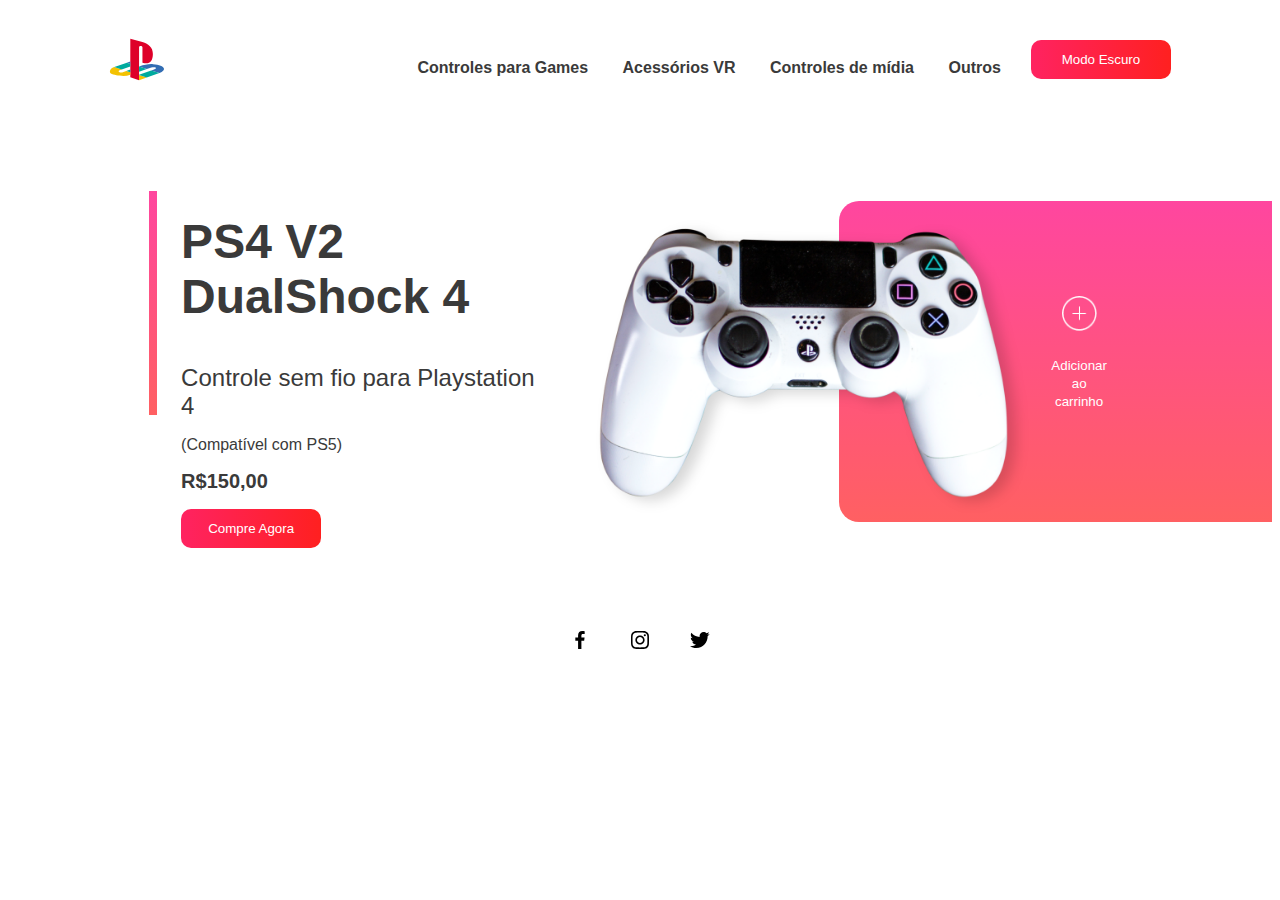
<file: home/lp/lp2/index.html>
<!DOCTYPE html>
<html lang="pt-br">
  <head>
    <meta charset="UTF-8" />
    <meta name="viewport" content="width=device-width, initial-scale=1.0" />
    <title>Playstation WebStore</title>
    <link rel="stylesheet" href="assets/style.css" />
    <link rel="icon" href="assets/images/logo.svg" />
  </head>

  <body>
    <main class="container">
      <div class="navBar">
        <img src="assets/images/logo.svg" class="logo" />

        <nav>
          <ul id="menuLinks">
            <li><a href="">Controles para Games</a></li>
            <li><a href="">Acessórios VR</a></li>
            <li><a href="">Controles de mídia</a></li>
            <li><a href="">Outros</a></li>
          </ul>
        </nav>

        <!-- Botão de alternância de modo escuro -->
        <button id="toggleDarkMode">Modo Escuro</button>

        <!-- Quando clicarmos no menu, abre o dropdown com links: -->
        <div
          class="menu"
          aria-label="Abrir Menu"
          onclick="toggleMenu(), this.classList.toggle('opened');this.setAttribute('aria-expanded', this.classList.contains('opened'))"
        >
          <svg width="45" height="50" viewBox="0 0 100 100">
            <path
              class="line line1"
              d="M 20,29.000046 H 80.000231 C 80.000231,29.000046 94.498839,28.817352 94.532987,66.711331 94.543142,77.980673 90.966081,81.670246 85.259173,81.668997 79.552261,81.667751 75.000211,74.999942 75.000211,74.999942 L 25.000021,25.000058"
            />
            <path class="line line2" d="M 20,50 H 80" />
            <path
              class="line line3"
              d="M 20,70.999954 H 80.000231 C 80.000231,70.999954 94.498839,71.182648 94.532987,33.288669 94.543142,22.019327 90.966081,18.329754 85.259173,18.331003 79.552261,18.332249 75.000211,25.000058 75.000211,25.000058 L 25.000021,74.999942"
            />
          </svg>
        </div>
      </div>

      <div class="row">
        <div class="col1">
          <h2>
            PS4 V2 <br />
            DualShock 4
          </h2>
          <h3>Controle sem fio para Playstation 4</h3>
          <p>(Compatível com PS5)</p>
          <h4>R$150,00</h4>
          <button type="button" class="buy-now-button">
            Compre Agora <img src="assets/images/arrow.png" />
          </button>
        </div>

        <div class="col2">
          <img src="assets/images/controller.png" class="controller" />
          <div class="controllerBackground"></div>

          <div class="addCartBtn">
            <img src="assets/images/add.png" alt="" />
            <p><small>Adicionar ao carrinho</small></p>
          </div>
        </div>
      </div>

      <div class="socialLinks">
        <img src="assets/images/fb.svg" alt="FacebookIconLink" />
        <img src="assets/images/ig.svg" alt="InstagramIconLink" />
        <img src="assets/images/tw.svg" alt="TwitterIconLink" />
      </div>
    </main>

    <script>
      let menuLinks = document.getElementById("menuLinks");
      menuLinks.style.maxHeight = "0px";

      function toggleMenu() {
        if (menuLinks.style.maxHeight === "0px") {
          menuLinks.style.maxHeight = "130px";
        } else {
          menuLinks.style.maxHeight = "0px";
        }
      }

      // Função para alternar entre modo claro e modo escuro
      document.getElementById('toggleDarkMode').addEventListener('click', () => {
        document.body.classList.toggle('dark-mode');
        document.querySelector('.navBar').classList.toggle('dark-mode');
        document.querySelectorAll('button').forEach(btn => btn.classList.toggle('dark-mode'));
      });
    </script>
  </body>
</html>
</file>
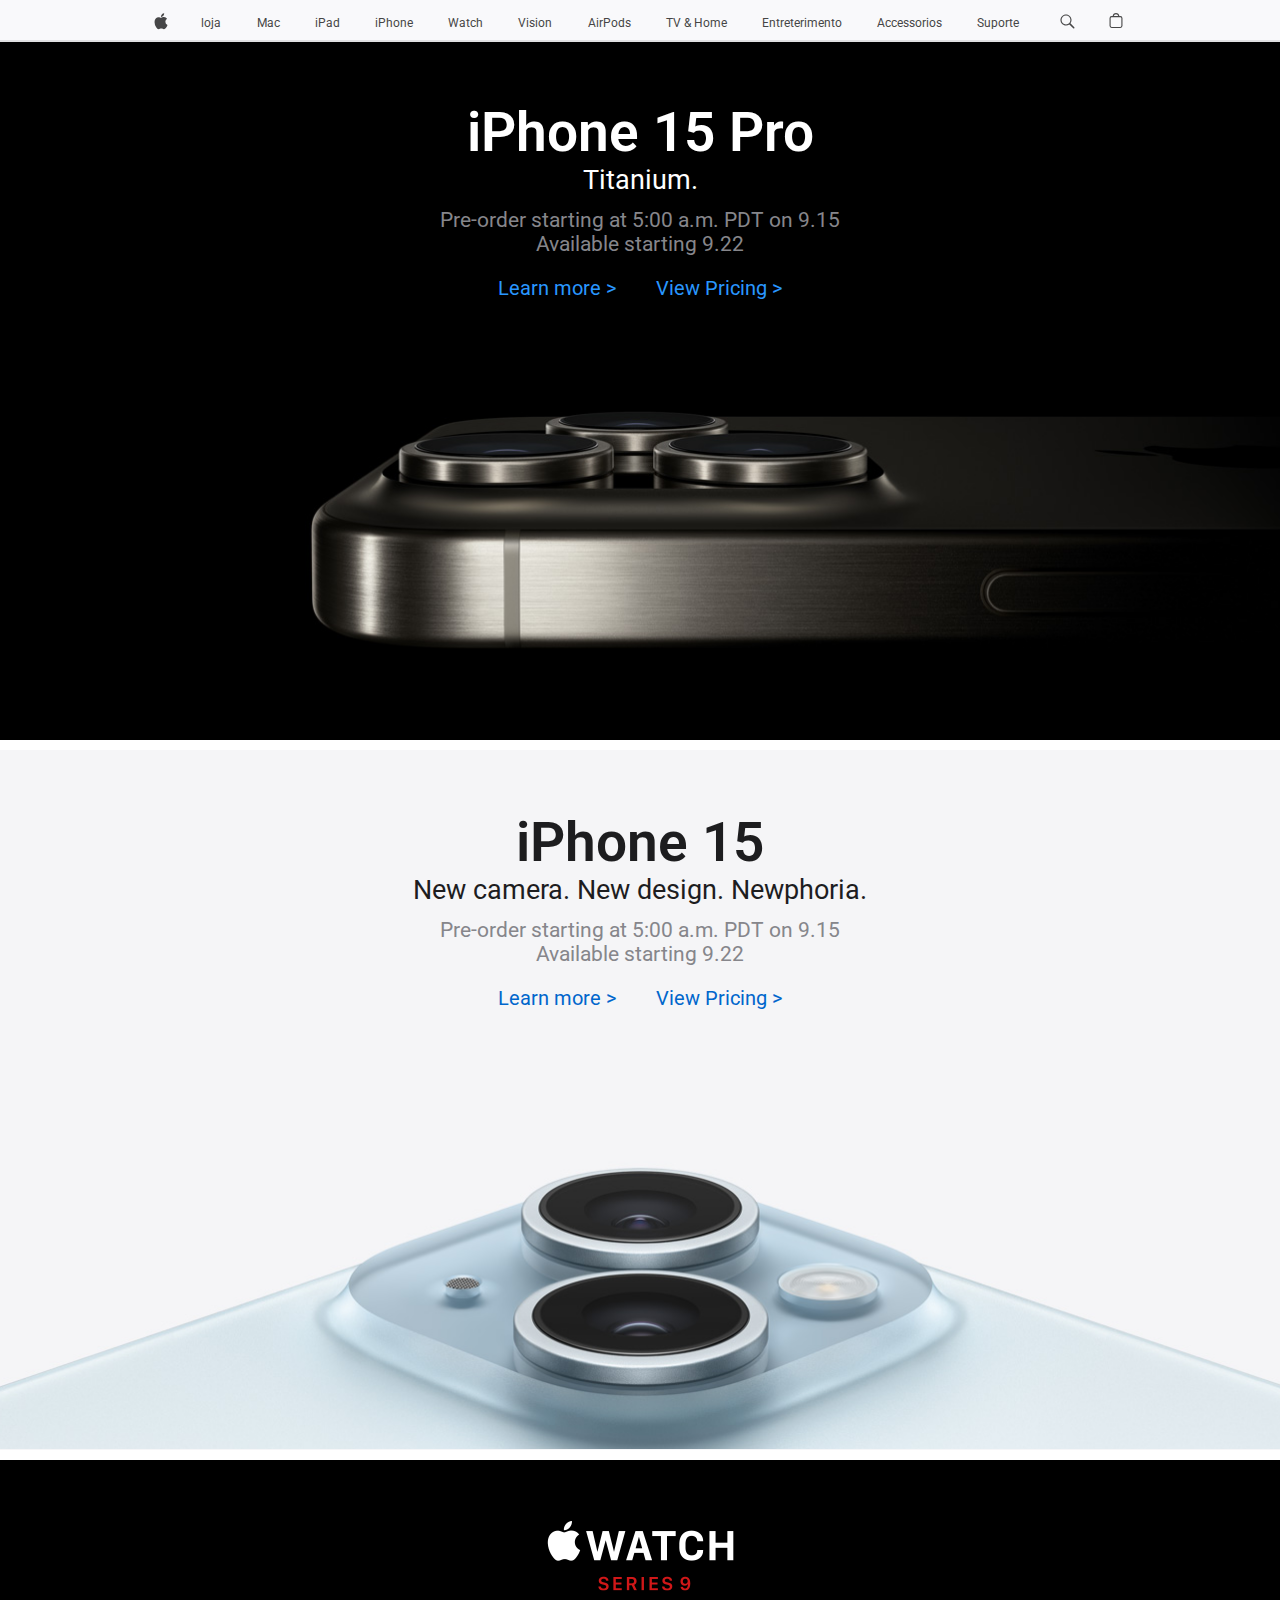
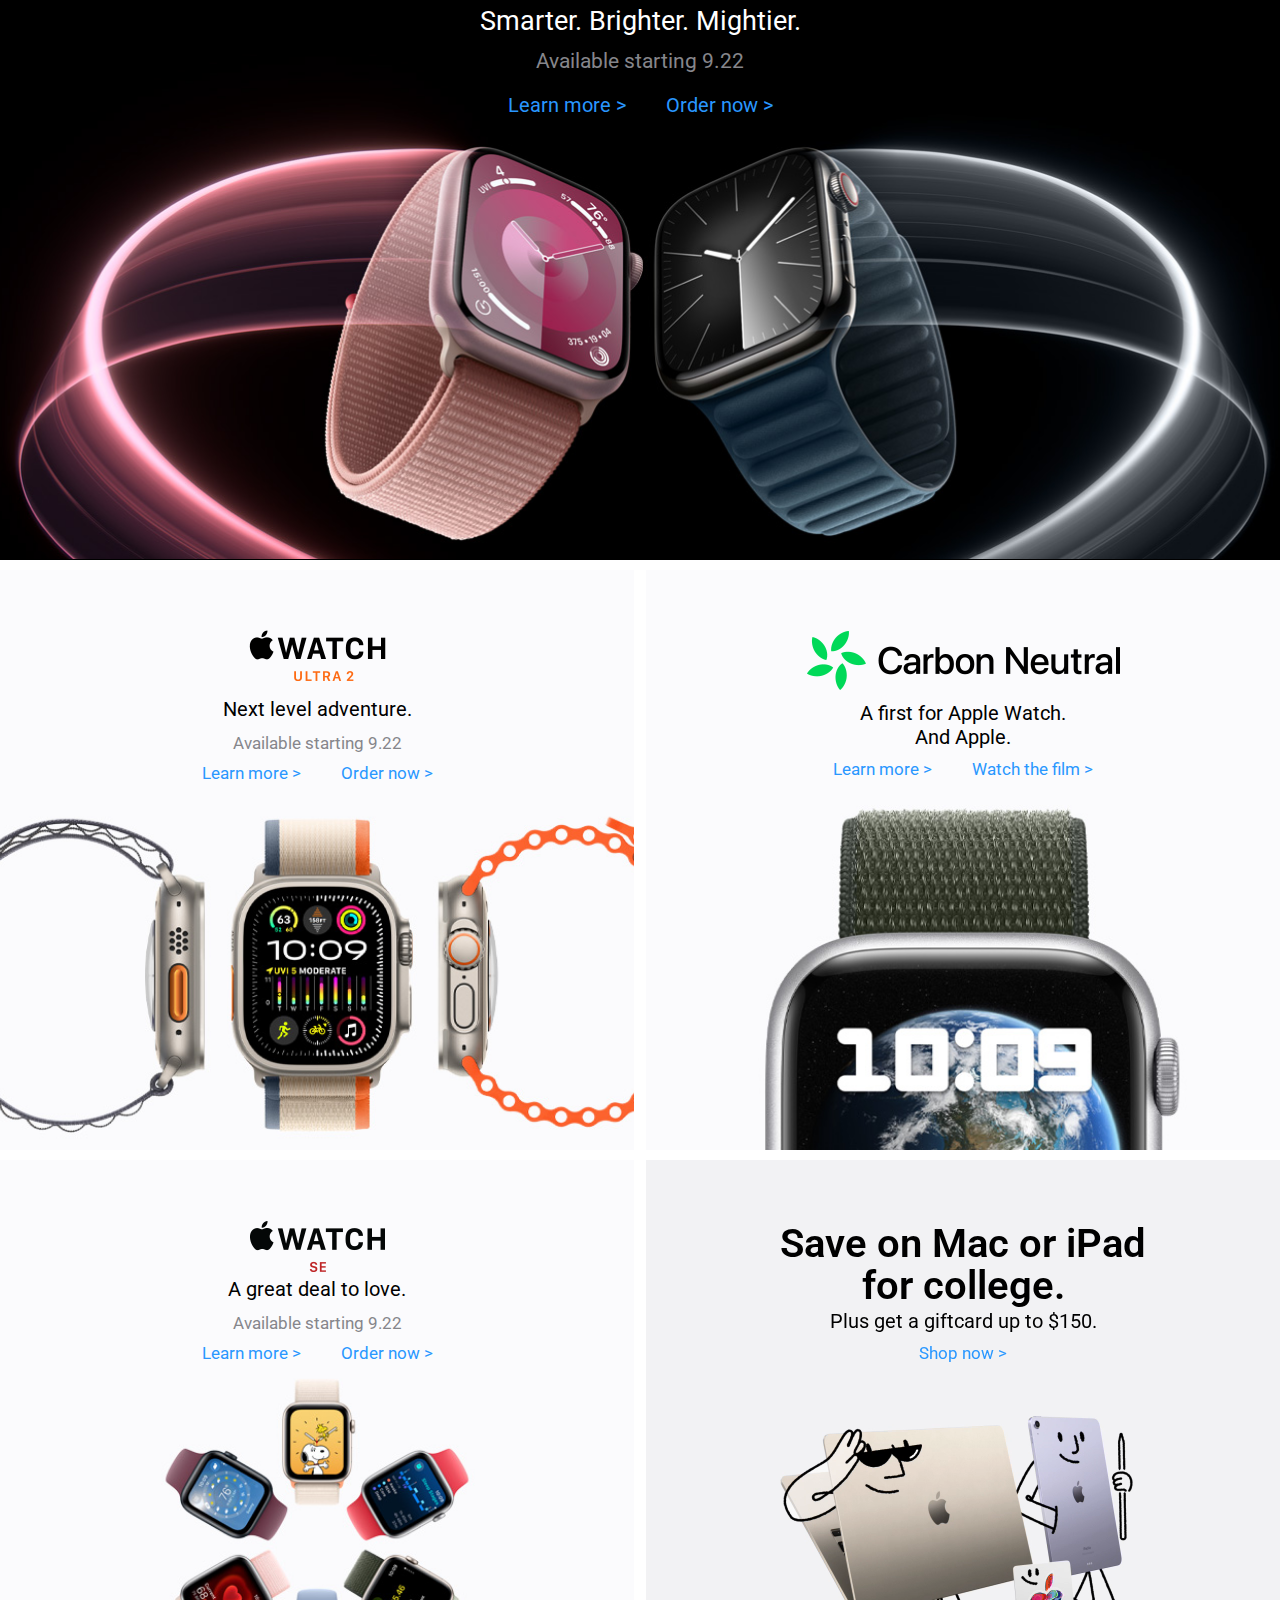
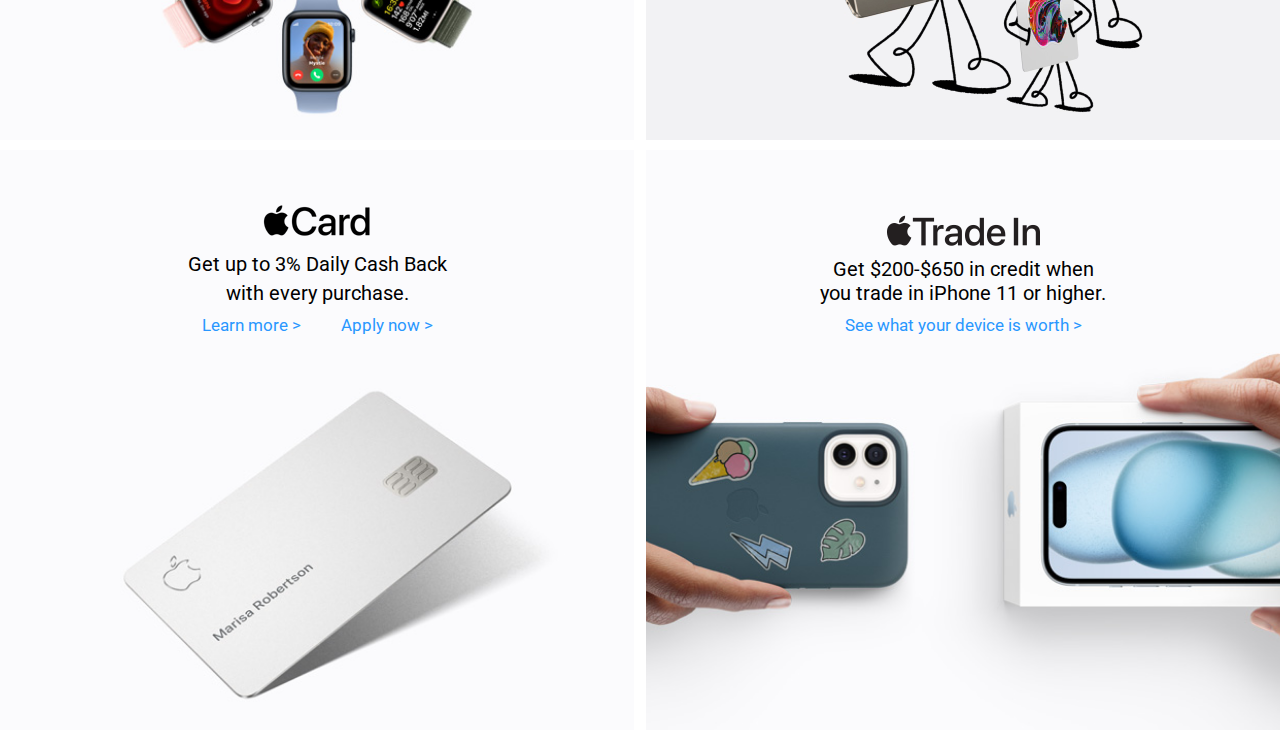
<file: home/lp/lp3/index.html>
<!DOCTYPE html>
<html lang="en">
<head>

    <!-- Meta Tags -->
    <meta charset="UTF-8">
    <meta name="viewport" content="width=device-width, initial-scale=1.0">
    <meta name="keywords" content="Apple Landing Page Clone">
    <meta name="description" content="Apple Landing Page Clone">

    <!-- Link To CSS Files -->
    <link rel="stylesheet" href="style.css">
    <link rel="stylesheet" media="(max-width:500px)" href="mobile.css">

    <!-- Font Google (Apple Font) -->
    <link rel="preconnect" href="https://fonts.googleapis.com">
    <link rel="preconnect" href="https://fonts.gstatic.com" crossorigin>
    <link href="https://fonts.googleapis.com/css2?family=Roboto&display=swap" rel="stylesheet">

    <!-- Website Title -->
    <title>Apple</title>
    <link rel="icon" href="icons/apple-logo-transparent.png">

</head>
<body>
    <header>
        <div class="container">
            <nav id="navbar">
                <ul>
                    <li class="apple-logo-icon"><a href="#"><img src="icons/apple-logo.png" alt="Apple Logo" class="apple"></a></li>
                    <li><a href="#">loja</a></li>
                    <li><a href="#">Mac</a></li>
                    <li><a href="#">iPad</a></li>
                    <li><a href="#">iPhone</a></li>
                    <li><a href="#">Watch</a></li>
                    <li><a href="#">Vision</a></li>
                    <li><a href="#">AirPods</a></li>
                    <li><a href="#">TV & Home</a></li>
                    <li><a href="#">Entreterimento</a></li>
                    <li><a href="#">Accessorios</a></li>
                    <li><a href="#">Suporte</a></li>
                    <li class="nav-icon"><a href="#"><img src="icons/search-icon.png" alt="Search Icon" class="search"></a></li>
                    <li class="nav-icon"><a href="#"><img src="icons/bag-icon.png" alt="Bag Icon" class="bag"></a></li>
                </ul>
            </nav>
        </div>
    </header>
    <div id="navbar-space"></div>
    
    <section id="iphone-15-pro" class="bg-image-iphone-15-pro">
        <div class="main-title">iPhone 15 Pro</div>
        <div class="sub-title">Titanium.</div>
        <div class="pre-order-big">Pre-order starting at 5:00 a.m. PDT on 9.15</div>
        <div class="pre-order-big-line-2">Available starting 9.22</div>
        <div class="link-group">
            <div class="link"><a href="#">Learn more</a> ></div>
            <div class="link"><a href="#">View Pricing</a> ></div>
        </div>
    </section>

    <div class="space"></div>

    <section id="iphone-15" class="bg-image-iphone-15">
        <div class="main-title">iPhone 15</div>
        <div class="sub-title">New camera. New design. Newphoria.</div>
        <div class="pre-order-big">Pre-order starting at 5:00 a.m. PDT on 9.15</div>
        <div class="pre-order-big-line-2">Available starting 9.22</div>
        <div class="link-group">
            <div class="link"><a href="#">Learn more</a> ></div>
            <div class="link"><a href="#">View Pricing</a> ></div>
        </div>
    </section>

    <div class="space"></div>

    <section id="apple-watch-s9" class="bg-image-apple-watch-s9">
        <div class="main-title"><img src="icons/apple-watch-s9-logo.png" alt=""></div>
        <div class="sub-title">Smarter. Brighter. Mightier.</div>
        <div class="pre-order-big">Available starting 9.22</div>
        <div class="link-group">
            <div class="link"><a href="#">Learn more</a> ></div>
            <div class="link"><a href="#">Order now</a> ></div>
        </div>
    </section>

    <div class="space"></div>

    <div class="container-for-2-section">
        <section id="apple-watch-ultra-2">
            <div class="small-main-title"><img src="icons/apple-watch-ultra-2-logo.png" alt=""></div>
            <div class="small-sub-title">Next level adventure.</div>
            <div class="pre-order-small">Available starting 9.22</div>
            <div class="link-group">
                <div class="link"><a href="#">Learn more</a> ></div>
                <div class="link"><a href="#">Order now</a> ></div>
            </div>
        </section>
        <section id="carbon-neutral">
            <div class="small-main-title"><img src="icons/carbon-neutral-logo.png" alt=""></div>
            <div class="small-sub-title">A first for Apple Watch.</div>
            <div class="small-sub-title">And Apple.</div>
            <div class="link-group">
                <div class="link"><a href="#">Learn more</a> ></div>
                <div class="link"><a href="#">Watch the film</a> ></div>
            </div>
        </section>
    </div>

    <div class="space"></div>

    <div class="container-for-2-section">
        <section id="apple-watch-se">
            <div class="small-main-title"><img src="icons/apple-watch-se-logo.png" alt=""></div>
            <div class="small-sub-title">A great deal to love.</div>
            <div class="pre-order-small">Available starting 9.22</div>
            <div class="link-group">
                <div class="link"><a href="#">Learn more</a> ></div>
                <div class="link"><a href="#">Order now</a> ></div>
            </div>
        </section>
        <section id="save-for-college">
            <div class="small-main-title">Save on Mac or iPad</div>
            <div class="small-main-title second-line">for college.</div>
            <div class="small-sub-title">Plus get a giftcard up to $150.</div>
            <div class="link-group">
                <div class="link"><a href="#">Shop now</a> ></div>
            </div>
            
            <video src="icons/Save-For-College-video.mp4" autoplay loop></video>
        </section>
    </div>

    <div class="space"></div>

    <div class="container-for-2-section">
        <section id="apple-card">
            <div class="small-main-title"><img src="icons/apple-card-logo.png" alt=""></div>
            <div class="small-sub-title">Get up to 3% Daily Cash Back</div>
            <div class="small-sub-title">with every purchase.</div>
            <div class="link-group">
                <div class="link"><a href="#">Learn more</a> ></div>
                <div class="link"><a href="#">Apply now</a> ></div>
            </div>
        </section>
        <section id="trade-in">
            <div class="small-main-title"><img src="icons/iphone-tradein-logo.png" alt=""></div>
            <div class="small-sub-title">Get $200-$650 in credit when</div>
            <div class="small-sub-title">you trade in iPhone 11 or higher.</div>
            <div class="link-group">
                <div class="link"><a href="#">See what your device is worth</a> ></div>
            </div>
            
        </section>
    </div>

    <div class="space"></div>
</file>
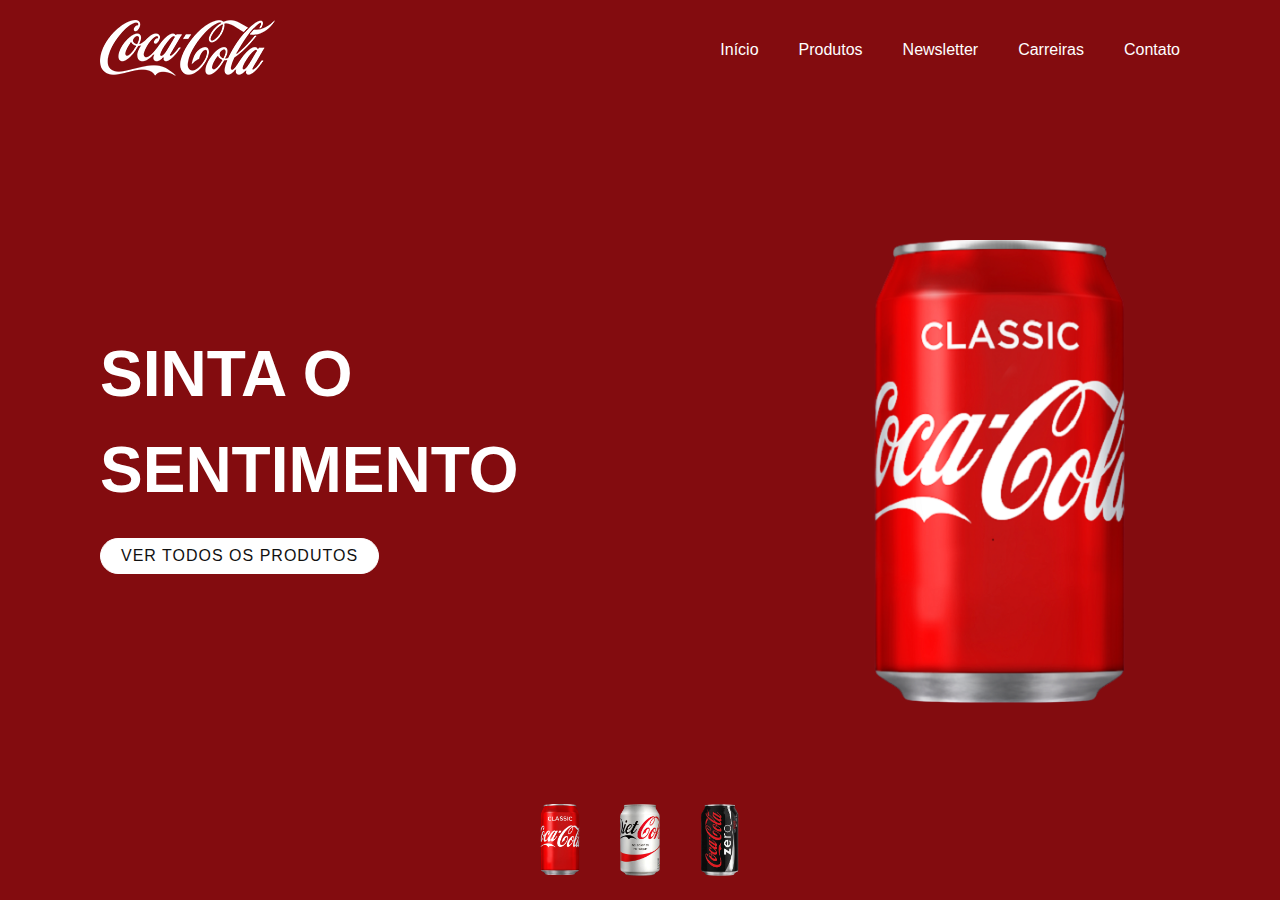
<file: home/lp/lp4/index.html>
<!DOCTYPE html>
<html lang="pt-BR">
<head>
  <meta charset="UTF-8">
  <meta name="Description" content="Página de apresentação fictícia da Coca-Cola criada para o meu portfólio. Confira meus outros repositórios em https://github.com/stevescruz"/>
  <meta name="viewport" content="width=device-width, initial-scale=1.0">

  <script src="src/App.js" defer></script>

  <link href="css/wrapper.css" rel="stylesheet"/>
  <link href="css/header.css" rel="stylesheet"/>
  <link href="css/content.css" rel="stylesheet"/>
  <link href="css/thumbnails.css" rel="stylesheet"/>
  <link href="css/sidebar.css" rel="stylesheet"/>
  <link href="css/reset.css" rel="stylesheet"/>
  <link href="css/colors.css" rel="stylesheet"/>

  <link href="https://fonts.googleapis.com/css?family=Poppins:200,300,400,500,600,700,800,900&display=swap" rel="text/css">

  <title>Página de Apresentação - Coca-Cola</title>
</head>
<body>
  <div class="wrapper">
    <header class="header">
      <a href='#'>
        <img src="assets/logo.png" alt="logo Coca-Cola" class="logo"/>
      </a>
      <div class="toggleMenu" tabindex="0" role="button" aria-label="Alternar menu"></div>
      <nav class="navbar">
        <ul>
          <div id="marker" aria-hidden="true"></div>
          <li>
            <a href='#'>Início</a>
          </li>
          <li>
            <a href='#'>Produtos</a>
          </li>
          <li>
            <a href='#'>Newsletter</a>
          </li>
          <li>
            <a href='#'>Carreiras</a>
          </li>
          <li>
            <a href='#'>Contato</a>
          </li>
        </ul>
      </nav>
    </header>
    <section class="content">
      <div class="textBox">
        <h2>Sinta o<br/><strong>Sentimento</strong></h2>
         <a href="javascript:void(0)">Ver todos os produtos</a>
      </div>
      <div class="imageBox">
        <img src="assets/coke001.png" alt="Lata clássica de Coca-Cola" class="coke"/>
      </div>
    </section>
    <ul class="thumbnails">
      <li>
        <img tabindex="0" src="assets/coke001.png" alt="Thumbnail da lata clássica de Coca-Cola"/>
      </li>
      <li>
        <img tabindex="0" src="assets/coke002.png" alt="Thumbnail da lata de Diet Coca-Cola"/>
      </li>
      <li>
        <img tabindex="0" src="assets/coke003.png" alt="Thumbnail da lata de Coca-Cola Zero"/>
      </li>
    </ul>
  </div>
</body>
</html>
</file>
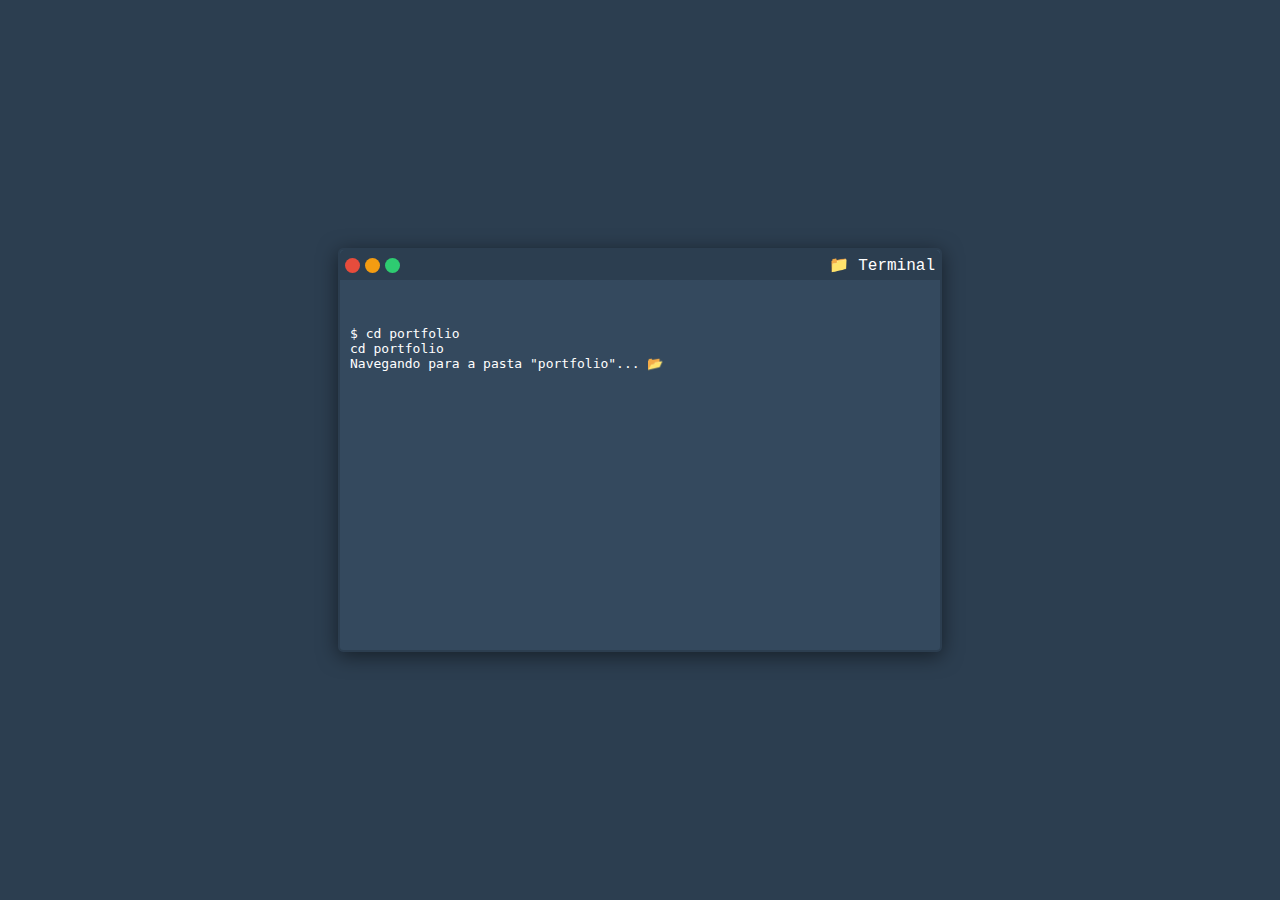
<file: terminal.html>
<!DOCTYPE html>
<html lang="pt-BR">
<head>
    <meta charset="UTF-8">
    <meta name="viewport" content="width=device-width, initial-scale=1.0">
    <title>Terminal de Navegação de Diretórios</title>
    <style>
        body {
            background-color: #2c3e50;
            display: flex;
            justify-content: center;
            align-items: center;
            height: 100vh;
            margin: 0;
            font-family: 'Courier New', Courier, monospace;
        }

        .window {
            background: #34495e;
            border: 2px solid #2c3e50;
            border-radius: 5px;
            box-shadow: 0 4px 20px rgba(0, 0, 0, 0.5);
            width: 600px;
            height: 400px;
            position: relative;
            overflow: hidden;
        }

        .title-bar {
            background: #2c3e50;
            color: #ffffff;
            display: flex;
            justify-content: space-between;
            align-items: center;
            padding: 5px;
            border-top-left-radius: 5px;
            border-top-right-radius: 5px;
        }

        .buttons {
            display: flex;
        }

        .buttons div {
            width: 15px;
            height: 15px;
            margin-right: 5px;
            border-radius: 50%;
            cursor: pointer;
        }

        .close { background: #e74c3c; }
        .minimize { background: #f39c12; }
        .maximize { background: #2ecc71; }

        .content {
            padding: 10px;
            height: calc(100% - 30px);
            overflow-y: auto;
            color: #ffffff;
            white-space: pre-wrap;
        }

        pre {
            margin: 0;
        }

        .loading {
            display: inline-block;
            animation: blink 1s infinite;
        }

        @keyframes blink {
            0%, 100% { opacity: 1; }
            50% { opacity: 0; }
        }

        .directory {
            color: #3498db;
        }

        .file {
            color: #2ecc71;
        }

        .access-message {
            color: #eeeeee;
            margin-top: 10px;
        }
    </style>
</head>
<body>
    <div class="window">
        <div class="title-bar">
            <div class="buttons">
                <div class="close"></div>
                <div class="minimize"></div>
                <div class="maximize"></div>
            </div>
            <div class="title">📁 Terminal</div>
        </div>
        <div class="content" id="terminal-content">
            <pre id="terminal-output"></pre>
        </div>
    </div>

    <script>
        const terminalOutput = document.getElementById('terminal-output');
        const terminalContent = document.getElementById('terminal-content');

        const commands = [
            'cd portfolio',
            'ls -la',
            'cat curriculo.txt',
            'cat projetos.txt',
            'cd ..',
            'ls',
            'cd documentos',
            'ls'
        ];

        const commandResponses = {
            'cd portfolio': 'Navegando para a pasta "portfolio"... 📂\n',
            'ls -la': '📁 portfolio\n-rw-r--r-- 1 user user 1256 curriculo.txt\n-rw-r--r-- 1 user user 2000 projetos.txt\n',
            'cat curriculo.txt': 'Conteúdo do curriculo.txt: [Conteúdo do currículo]\n',
            'cat projetos.txt': 'Conteúdo do projetos.txt: [Conteúdo dos projetos]\n',
            'cd ..': 'Navegando de volta ao diretório anterior... 🔙\n',
            'ls': '📁 documentos\n📁 imagens\n📁 portfolio\n',
            'cd documentos': 'Navegando para a pasta "documentos"... 📂\n',
            'ls': '📄 documento1.txt\n📄 documento2.pdf\n'
        };

        let currentCommand = 0;
        const totalDuration = 6000; // Total em milissegundos
        const commandDuration = totalDuration / commands.length; // Duração de cada comando

        function typeCommand(command, callback) {
            terminalOutput.innerHTML += `$ ${command} <span class="loading">|</span>\n`;
            let index = 0;
            const typingSpeed = command.length / (commandDuration / 100);

            const interval = setInterval(() => {
                if (index < command.length) {
                    terminalOutput.innerHTML += command[index++];
                } else {
                    clearInterval(interval);
                    terminalOutput.innerHTML += '\n';
                    terminalOutput.innerHTML = terminalOutput.innerHTML.replace(/<span class="loading">.*<\/span>/, '');
                    callback();
                }
                terminalContent.scrollTop = terminalContent.scrollHeight;
            }, typingSpeed);
        }

        function showAccessMessage() {
            terminalOutput.innerHTML += 'Acesso ao diretório "portfolio" obtido! 🎉\n';
            terminalOutput.innerHTML += 'Pressione Enter para acessar o conteúdo.\n';
            terminalContent.scrollTop = terminalContent.scrollHeight;

            window.addEventListener('keydown', function(event) {
                if (event.key === 'Enter') {
                    window.location.href = '/home/index.html'; // Substitua 'sua_pagina.html' pela URL da página que deseja acessar
                }
            });
        }

        function simulateTerminal() {
            if (currentCommand < commands.length) {
                const command = commands[currentCommand];
                typeCommand(command, () => {
                    terminalOutput.innerHTML += commandResponses[command] || 'Comando não encontrado.\n';
                    currentCommand++;
                    setTimeout(simulateTerminal, commandDuration);
                });
            } else {
                showAccessMessage();
            }
        }

        simulateTerminal();
    </script>
</body>
</html>
</file>
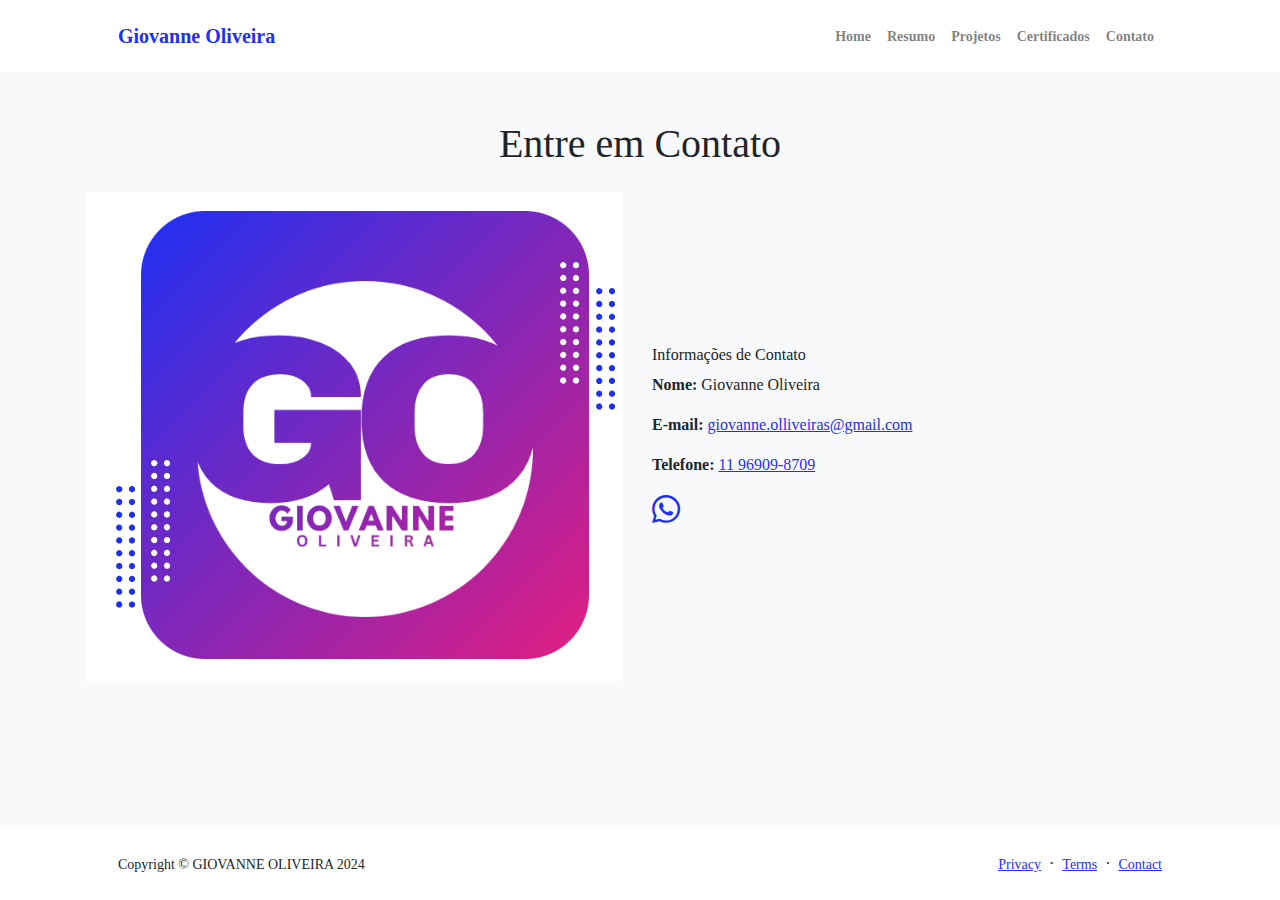
<file: home/contact.html>
<!DOCTYPE html>
<html lang="pt-BR">
<head>
    <meta charset="UTF-8">
    <meta name="viewport" content="width=device-width, initial-scale=1.0">
    <title>Contato</title>
    <link rel="stylesheet" href="https://stackpath.bootstrapcdn.com/bootstrap/4.5.2/css/bootstrap.min.css">
    <link rel="stylesheet" href="https://cdnjs.cloudflare.com/ajax/libs/font-awesome/5.15.3/css/all.min.css">
    <link rel="stylesheet" href="../css/style.css">
</head>
<body class="d-flex flex-column h-100 bg-light">
    
    <main class="flex-shrink-0">
        <!-- Navigation-->
        <nav class="navbar navbar-expand-lg navbar-light bg-white py-3">
            <div class="container px-5">
                <a class="navbar-brand" href="index.html">
                    <span class="fw-bolder text-primary">Giovanne Oliveira</span>
                </a>
                <button class="navbar-toggler" type="button" data-bs-toggle="collapse" data-bs-target="#navbarSupportedContent" aria-controls="navbarSupportedContent" aria-expanded="false" aria-label="Toggle navigation">
                    <span class="navbar-toggler-icon"></span>
                </button>
                <div class="collapse navbar-collapse" id="navbarSupportedContent">
                    <ul class="navbar-nav ms-auto mb-2 mb-lg-0 small fw-bolder">
                        <li class="nav-item"><a class="nav-link" href="index.html">Home</a></li>
                        <li class="nav-item"><a class="nav-link" href="resume.html">Resumo</a></li>
                        <li class="nav-item"><a class="nav-link" href="projects.html">Projetos</a></li>
                        <li class="nav-item"><a class="nav-link" href="cert.html">Certificados</a></li>
                        <li class="nav-item"><a class="nav-link" href="contact.html">Contato</a></li>
                    </ul>
                </div>
            </div>
        </nav>

        <div class="container py-5">
            <h1 class="text-center mb-4">Entre em Contato</h1>
            <div class="row align-items-center">
                <div class="col-md-6 text-center">
                    <img class="profile-img" src="../Captura de tela de 2024-10-21 20-14-20.png" alt="..." />
                    
                </div>
                <div class="col-md-6">
                    <div class="contact-info">
                        <h6>Informações de Contato</h6>
                        <p><strong>Nome:</strong> Giovanne Oliveira</p>
                        <p><strong>E-mail:</strong> <a href="mailto:giovanne.olliveiras@gmail.com">giovanne.olliveiras@gmail.com</a></p>
                        <p><strong>Telefone:</strong> <a href="tel:11969098709">11 96909-8709</a></p>
                        <a class="whatsapp-link" href="https://wa.me/5511969098709" target="_blank">
                            <i class="fab fa-whatsapp fa-2x"></i>
                        </a>
                    </div>
                </div>
            </div>
        </div>
    </main>

    <!-- Footer-->
    <footer class="bg-white py-4 mt-auto">
        <div class="container px-5">
            <div class="row align-items-center justify-content-between flex-column flex-sm-row">
                <div class="col-auto"><div class="small m-0">Copyright &copy; GIOVANNE OLIVEIRA 2024</div></div>
                <div class="col-auto">
                    <a class="small" href="#!">Privacy</a>
                    <span class="mx-1">&middot;</span>
                    <a class="small" href="#!">Terms</a>
                    <span class="mx-1">&middot;</span>
                    <a class="small" href="#!">Contact</a>
                </div>
            </div>
        </div>
    </footer>

    <script>
        // Animação de opacidade ao carregar a página
        window.onload = function() {
            document.body.style.opacity = 1;
        };
    </script>
</body>
</html>
</file>
<file: home/lp/lp2/assets/style.css>
/* Define a base de cores do modo claro */
:root {
    --bg: white;
    --txtColor: rgb(58, 58, 58);
    --subtitle: grey;
    --title: black;
    --main: red;
    --second: white;
    --third: black;
    --gradient1: #ff2361;
    --gradient2: #ff2020;
    --gradient3: #ff469f;
    --gradient4: #ff6062;
  }
  
  /* Estilos para o modo escuro */
  body.dark-mode {
    --bg: #121212;
    --txtColor: #e0e0e0;
    --subtitle: #b0b0b0;
    --title: #ffffff;
    --main: #ff2361;
    --second: #333333;
    --third: #ffffff;
    --gradient1: #ff2361;
    --gradient2: #ff2020;
    --gradient3: #ff469f;
    --gradient4: #ff6062;
  }
  
  /* Aplicar as variáveis no CSS */
  body {
    background-color: var(--bg);
    color: var(--txtColor);
    font-family: sans-serif;
  }
  
  .container {
    width: 100%;
    min-height: 100%;
    padding-left: 8%;
    padding-right: 8%;
    box-sizing: border-box;
    overflow: hidden;
  }
  
  .navBar {
    width: 100%;
    display: flex;
    align-items: center;
    background-color: var(--bg);
  }
  
  .navBar .logo {
    width: 3.5rem;
    cursor: pointer;
    margin: 30px 0;
  }
  
  .menuIcon {
    width: 2.5rem;
    cursor: pointer;
    display: none;
  }
  
  nav {
    flex: 1;
    text-align: right;
  }
  
  nav ul li {
    list-style: none;
    display: inline-block;
    margin-right: 30px;
  }
  
  nav ul li a {
    text-decoration: none;
    color: var(--txtColor);
    font-weight: 600;
  }
  
  nav ul li a:hover {
    color: var(--third);
  }
  
  .row {
    display: flex;
    justify-content: space-between;
    align-items: center;
    margin: 4rem 4rem;
  }
  
  .col1 {
    flex-basis: 40%;
    position: relative;
    margin-left: 0.5rem;
  }
  
  .col1 h2 {
    font-size: 3rem;
  }
  
  .col1 h3 {
    font-size: 1.5rem;
    color: var(--txtColor);
    font-weight: 500;
    margin: 0.2rem 0 0.1rem;
  }
  
  .col1 p {
    font-size: 1rem;
    color: var(--txtColor);
    font-weight: 100;
  }
  
  .col1 h4 {
    margin: 1rem 0;
    font-size: 20px;
  }
  
  button {
    width: 140px;
    border: none;
    padding: 12px 10px;
    outline: none;
    color: white;
    border-radius: 10px;
    cursor: pointer;
    background: linear-gradient(to right, var(--gradient1), var(--gradient2));
    transition: width 0.5s;
  }
  
  button img {
    width: 30px;
    display: none;
  }
  
  button:hover img {
    display: block;
  }
  
  button:hover {
    width: 160px;
    display: flex;
    align-items: center;
    justify-content: space-between;
  }
  
  .col1::after {
    content: "";
    width: 8px;
    height: 60%;
    position: absolute;
    background: linear-gradient(var(--gradient3), var(--gradient4));
    left: -2rem;
    top: 1rem;
  }
  
  .col2 {
    position: relative;
    flex-basis: 60%;
    display: flex;
    align-items: center;
  }
  
  .col2 .controller {
    width: 90%;
  }
  
  .controllerBackground {
    position: absolute;
    right: 0;
    top: 0;
    border-radius: 20px 0 0 20px;
    height: 100%;
    width: 80%;
    background: linear-gradient(var(--gradient3), var(--gradient4));
    z-index: -1;
    display: flex;
    transform: translate(11rem);
  }
  
  .addCartBtn img {
    width: 35px;
    margin-bottom: 5px;
  }
  
  .addCartBtn {
    text-align: center;
    color: var(--second);
    cursor: pointer;
  }
  
  .socialLinks img {
    height: 1.5rem;
    margin: 1rem;
    cursor: pointer;
  }
  
  .socialLinks {
    text-align: center;
  }
  
  @media only screen and (max-width: 900px) {
    nav ul {
      width: 100%;
      height: 7rem;
      background: linear-gradient(var(--gradient3), var(--gradient4));
      position: absolute;
      top: 5rem;
      right: 0;
      z-index: 2;
    }
    
    nav ul li {
      display: block;
      margin-top: 0.5rem;
      margin-bottom: 0.1rem;
    }
    
    nav ul li a {
      color: var(--second);
    }
    
    #menuLinks {
      overflow: hidden;
      transition: 0.5s;
    }
  
    .menu {
      background-color: transparent;
      border: none;
      cursor: pointer;
      display: flex;
      padding: 0;
      visibility: visible;
    }
    
    .line {
      fill: none;
      stroke: black;
      stroke-width: 6;
      transition: stroke-dasharray 600ms cubic-bezier(0.4, 0, 0.2, 1),
        stroke-dashoffset 600ms cubic-bezier(0.4, 0, 0.2, 1);
    }
    
    .opened .line1 {
      stroke-dasharray: 90 207;
      stroke-dashoffset: -134;
      stroke-width: 6;
    }
    
    .opened .line2 {
      stroke-dasharray: 1 60;
      stroke-dashoffset: -30;
      stroke-width: 6;
    }
    
    .opened .line3 {
      stroke-dasharray: 90 207;
      stroke-dashoffset: -134;
      stroke-width: 6;
    }
  
    .logo {
      width: 3rem;
    }
    
    .menuIcon {
      width: 2rem;
    }
    
    .row {
      flex-direction: column-reverse;
      margin: 0.5rem 0;
      margin-top: 2rem;
    }
    
    .col1 {
      flex-basis: 100%;
    }
    
    .col1 h2 {
      font-size: 2rem;
    }
    
    .col1 h3 {
      font-size: 1.1rem;
    }
    
    .col1 p {
      font-size: 0.8rem;
    }
    
    .col2 {
      flex-basis: 100%;
      margin-bottom: 0.5rem;
    }
    
    .col2 .controller {
      width: 70%;
    }
    
    .controllerBackground {
      transform: translate(75px);
      height: 85%;
    }
    
    .addCartBtn img {
      margin-top: -1.5rem;
    }
    
    .socialLinks {
      margin-top: 4rem;
    }
  }
  
  @media only screen and (min-width: 900px) {
    .menu {
      display: none;
    }
  }
</file>
<file: home/lp/lp3/style.css>
* {
    margin: 0px;
    padding: 0px;
    box-sizing: border-box;
}

html {
    font-family: 'Roboto', sans-serif;
    color: #1D1D1F;
}

/* Section Links */

.link-group {
    display: flex;
    justify-content: center;
}

.link {
    color: #0066CC;
    font-size: 20px;
    margin-right: 40px;
    margin-top: 10px;
}

.link:last-child {
    margin-right: 0px;
}

.link a {
    color: #0066CC;
    text-decoration: none;
    font-size: 20px;
}

.link a:hover {
    text-decoration: underline;
}

/* Main-Title */

.main-title {
    font-size: 55px;
    font-weight: 600;
    padding-top: 60px;
}

/* Second-Line-Main-Title */

.second-line-main-title {
    font-size: 55px;
    font-weight: 600;
    margin-top: -5px;
}

/* Sub-Title */

.sub-title {
    font-size: 27px;
    font-weight: 400;
}

div {
    text-align: center;
}

/* Pre-Order-Titles */

.pre-order-big {
    color: #86868B;
    font-size: 21px;
    margin-top: 12px;
}

.pre-order-big-line-2 {
    color: #86868B;
    font-size: 21px;
    margin-bottom: 10px;
}

.pre-order-small {
    color: #86868B;
    font-size: 17px;
    margin-top: 12px;
}

/* NavBar */

#navbar-space {
    height: 40px;
}

#navbar {
    position: fixed;
    width: 100%;
    display: flex;
    justify-content: space-between;
    align-items: center;
    padding: 0 0.75rem;
    height: 42px;
    font-size: 12px;
    opacity: 0.9;
    background-color: #F9F9FB;
    z-index: 100;
}

#navbar ul {
    list-style-type: none;
    display: flex;
    align-items: center;
    margin: 0 auto;
    margin-top: 3px;
}

#navbar ul a {
    padding: 1.1rem;
    text-decoration: none;
    color: #313131;
}

#navbar ul a:hover {
    opacity: 0.5;
}

.apple {
    margin-right: -15px;
}

.search {
    margin-left: -10px;
}

.bag {
    margin-top: -3px;
    margin-left: -30px;
}

/* SECTION: iPhone 15 Pro */

#iphone-15-pro {
    height: 700px;
    color: white;
}

.bg-image-iphone-15-pro {
    background-color: #000000;
    background-image: url(icons/iphone-15-pro.jpg);
    background-repeat: no-repeat;
    background-position: center;
    background-size: 3000px;
    background-position-y: -30px;
}

#iphone-15-pro .link-group .link {
    color: #2997FF;
}

#iphone-15-pro .link-group .link a {
    color: #2997FF;
}



/* SECTION: Small Space */

.space {
    width: 100%;
    height: 10px;
    background-color: rgb(255, 255, 255);
}

/* SECTION: İphone 15 */

#iphone-15 {
    height: 700px;
}

.bg-image-iphone-15 {
    background-color: #F5F5F7;
    background-image: url(icons/iphone-15.jpg);
    background-repeat: no-repeat;
    background-position: center;
    background-size: 3000px;
    background-position-y: -35px;
}

/* SECTION: Apple Watch Series 9 */

#apple-watch-s9 {
    height: 700px;
    color: white;
}

.bg-image-apple-watch-s9 {
    background-color: #000000;
    background-image: url(icons/apple-watch-s9.jpg);
    background-repeat: no-repeat;
    background-position: center;
    background-size: 3000px;
    background-position-y: -35px;
}

#apple-watch-s9 .pre-order-big {
    margin-bottom: 10px;
}

#apple-watch-s9 .link-group .link {
    color: #2997FF;
}

#apple-watch-s9 .link-group .link a {
    color: #2997FF;
}

/* --- Titles For Smaller Sections --- */

.small-main-title {
    font-size: 40px;
    font-weight: 600;
    padding-top: 60px;
    color: rgb(0, 0, 0);
}

.small-sub-title {
    font-size: 20px;
    font-weight: 400;
    color: rgb(0, 0, 0);
}

/* SECTION: Container-For-2-Section */

.container-for-2-section {
    background-color: rgb(255, 255, 255);
    display: flex;
    justify-content: center;
}

/* SECTTION: Apple-Watch-Ultra-2 */

#apple-watch-ultra-2 {
    background-color: #FBFBFD;
    background-image: url(icons/apple-watch-ultra-2.jpg);
    background-repeat: no-repeat;
    background-size: 1300px;
    background-position: center;
    width: 935px;
    height: 580px;
    margin-right: 12px;
}

#apple-watch-ultra-2t .small-main-title {
    margin-top: 350px;
}

#apple-watch-ultra-2 .small-sub-title {
    margin-top: 5px;
}

#apple-watch-ultra-2 .link-group a {
    color: #2997FF;
    font-size: 17px;
}

#apple-watch-ultra-2 .link-group .link {
    color: #2997FF;
    font-size: 17px;
}

#apple-watch-s9 .pre-order-small {
    margin-bottom: 10px;
}

/* SECTION: Carbon Neutral */

#carbon-neutral {
    background-color: #FBFBFD;
    width: 935px;
    height: 580px;
    background-image: url(icons/carbon-neutral.jpg);
    background-position: center;
    background-size: 1300px;
    background-repeat: no-repeat;
    background-position-y: -4px;
}

#carbon-neutral .link-group a {
    color: #2997FF;
    font-size: 17px;
}

#carbon-neutral .link-group .link {
    color: #2997FF;
    font-size: 17px;
}

/* SECTION: Apple Watch SE */

#apple-watch-se {
    background-color: #FBFBFD;
    background-image: url(icons/apple-watch-se.jpg);
    background-repeat: no-repeat;
    background-size: 1300px;
    background-position: center;
    background-position-y: -20px;
    width: 935px;
    height: 580px;
    margin-right: 12px;
}

#apple-watch-se .small-sub-title {
    margin-top: -5px;
}

#apple-watch-se .link-group a {
    color: #2997FF;
    font-size: 17px;
}

#apple-watch-se .link-group .link {
    color: #2997FF;
    font-size: 17px;
}

/* SECTION: Save For College */

#save-for-college {
    position: relative;
    width: 935px;
    height: 580px;
}

#save-for-college video {
    width: 100%;
    height: 100%;
    object-fit: cover;
    position: absolute;
    top: 0;
    left: 0;
}

#save-for-college .small-main-title,
#save-for-college .small-main-title.second-line,
#save-for-college .small-sub-title,
#save-for-college .link-group {
    position: relative;
    z-index: 1;
}

#save-for-college .second-line {
    margin-top: -65px;
}

#save-for-college img {
    width: 140px;
}

#save-for-college .link-group a {
    color: #2997FF;
    font-size: 17px;
}

#save-for-college .link-group .link {
    color: #2997FF;
    font-size: 17px;
}

/* SECTTION: Apple Card */

#apple-card {
    background-color: #FBFBFD;
    background-image: url(icons/apple-card.jpg);
    background-repeat: no-repeat;
    background-size: 1300px;
    background-position: center;
    width: 935px;
    height: 580px;
    margin-right: 12px;
}

#apple-card .small-main-title {
    margin-top: -10px;
}

#apple-card .small-sub-title {
    margin-top: 5px;
}

#apple-card .link-group a {
    color: #2997FF;
    font-size: 17px;
}

#apple-card .link-group .link {
    color: #2997FF;
    font-size: 17px;
}

#apple-card .pre-order-small {
    margin-bottom: 10px;
}

/* SECTION: Trade In */

#trade-in {
    background-color: #FBFBFD;
    width: 935px;
    height: 580px;
    background-image: url(icons/iphone-tradein.jpg);
    background-position: center;
    background-size: 1300px;
    background-repeat: no-repeat;
    background-position-y: -4px;
}

#trade-in .link-group a {
    color: #2997FF;
    font-size: 17px;
}

#trade-in .link-group .link {
    color: #2997FF;
    font-size: 17px;
}

/* SECTION: Creator */

#creator {
    height: 700px;
    color: white;
    margin: 0 auto;
    width: 99%;
}

.bg-image-creator {
    background-image: url(icons/creator-background.jpg);
    background-repeat: no-repeat;
    background-position: center;
    background-size: 1950px;
    background-position-y: -60px;
}

#creator .main-title {
    padding-top: 250px;
}


#creator .link-group a {
    color: #2997FF;
    font-size: 20px;
}

#creator .link-group .link {
    color: #2997FF;
    font-size: 20px;
}

/* SECTION: Footer */

#footer {
    width: 100%;
    height: 390px;
}

#footer a {
    color: #474747;
}

.bg-footer {
    background-color: #F5F5F7;
    color: #7C7C81;
    display: flex;
    justify-content: center;
}

#footer .text-box {
    margin-top: 20px;
}

#footer p {
    font-size: 13px;
    width: 1000px;
    text-align: left;
}

#footer hr {
    background-color:   #bebebe;
    height: 1px;
    border: none;
}

/* SECTION: Footer-Categories */

#footer-categories {
    width: 100%;
    height: 480px;
}

.bg-footer-categories {
    background-color: #F5F5F7;
}

#footer-categories .line-1, .line-2, .line-3, .line-4, .line-5 {
    font-size: 13px;
    width: 500px;
    margin-right: 50px;
    text-align: left;
}

#footer-container {
    display: flex;
    margin: 0 auto;
    width: 1000px;
    line-height: 25px;
}

#footer-container .links a {
    color: #7C7C81;
}

#footer-container a {
    text-decoration: none;
}

#footer-container a:hover {
    text-decoration: underline;
}
</file>
<file: home/lp/lp3/mobile.css>
html {
    font-size: 16px;
}

/* Navbar */

#navbar {
    z-index: 100;
}

.apple {
    margin-right: 200px;
    margin-left: -20px;
}

.search {
    margin-left: -10px;
    margin-right: -30px;
}

.bag {
    margin-top: -3px;
    margin-left: -10px;
    margin-right: -40px;
}
/* Hiding text in navbar and show icons  */

@media (max-width: 500px) {
    #navbar ul li:not(.nav-icon,.apple-logo-icon) a {
        display: none; 
    }
}

/* Title adjustments */

.main-title {
    font-size: 40px; 
    padding-top: 40px; 
}

.sub-title {
    font-size: 20px; 
}

.pre-order-big,
.pre-order-big-line-2,
.pre-order-small {
    font-size: 16px; 
    margin-top: 8px; 
}

/* Reduce spacing */

.space {
    height: 20px; 
}

/* Adjust the width of containers for mobile */

.container-for-2-section {
    flex-direction: column; 
    align-items: center;
}

/* Editing Sections */

#iphone-15-pro {
    height: 600px;
    width: 100%;
}

.bg-image-iphone-15-pro {
    background-size: 2000px;
    background-position-y: 60px;
}

#carbon-neutral {
    margin-top: 20px;
    width: 100%;
}

#save-for-college {
    margin-top: 20px;
    width: 100%;
}

#apple-card {
    width: 100%;
}

#save-for-college .second-line {
    margin-top: -41px;
}

#trade-in {
    margin-top: 20px;
    width: 100%;
}

#apple-watch-ultra-2 {
    width: 100%;
}

#apple-watch-se {
    width: 100%;
}

#creator {
    width: 100%;
    height: 650px;
}

/* Small main title */

.small-main-title {
    font-size: 30px; 
    padding-top: 40px; 
}

/* Small subtitle */

.small-sub-title {
    font-size: 16px; 
}

/* Footer */

#footer {
    height: auto; /* Allow the footer to expand based on content */
}

#footer p {
    font-size: 14px; /* Reduce the font size for mobile */
    width: auto; /* Allow text to flow naturally on mobile */
    padding-right: 30px;
    padding-left: 30px;
}

#footer hr {
    line-height: 1px;
    margin-right: 30px;
    margin-left: 30px;
}

@media (max-width: 500px) {
    #footer-categories {
        display: none; 
    }
}

#footer-container {
    height: -500px;
}
</file>
<file: home/lp/lp4/css/wrapper.css>
.wrapper {
  width: 100%;
  min-height: 100vh;

  display: flex;
  justify-content: space-between;
  align-items: center;

  background-color: var(--bg-primary-color);
  padding: 100px;

  position: relative;
  
  transition: 0.5s
}

@media(max-width: 991px) {
  .wrapper {
    padding: 40px;
  }
}
</file>
<file: home/lp/lp4/css/header.css>
.header {
  width: 100%;

  display: flex;
  justify-content: space-between;
  align-items: center;

  padding: 20px 100px;

  position: absolute;
  top: 0;
  left: 0;
}

.logo {
  max-width: 175px;

  position:relative;
}

.toggleMenu {
  visibility: hidden;
  opacity: 0;
}

.navbar ul {
  display: flex;
  position: relative;
}

.navbar li {
  list-style: none;
}

.navbar a {
  display: inline-block;

  font-weight: 400;
}

.navbar li:not(:first-of-type) a {
  margin-left: 40px;
}

.navbar #marker {
  width: 0;
  height: 2px;

  position: absolute;
  bottom: -8px;

  background-color: var(--font-primary-color);
  border-radius: 4px;

  transition: 0.5s;
}

@media (max-width: 991px) {
  .header {
    padding: 20px 40px;
  }

  .logo {
    max-width: 120px;
  }

  .navbar {
    width: 100%;
    height: 100%;

    display: flex;
    justify-content: center;
    align-items: center;
  
    position: fixed;
    top: 0;
    right: -100%;
    z-index: 1;
  
    background-color: var(--bg-menu-color);

    opacity: 0;

    transition: all 0.7s ease;
  }

  .navbar ul {
    flex-direction: column;
    justify-content: center;
    align-items: center;
  
    transition: 0.2s;
  }

  .navbar a {
    color: var(--font-secondary-color);
    font-size: 2em;
  
    margin: 10px 0;
  }

  .navbar a:hover {
    color: var(--font-tertiary-color);
    opacity: 1;
  }
  .navbar li:not(:first-of-type) a {
    margin-left: 0px;
  }

  .toggleMenu {
    visibility: visible;
    opacity: 1;

    width: 40px;
    height: 40px;

    z-index: 2;

    background: url(../assets/menu.svg);
    background-position: center;
    background-size: 30px;
    background-repeat: no-repeat;

    cursor: pointer;
  }

  .toggleMenu:focus,
  .toggleMenu:hover {
    opacity: .5;
  }

  .toggleMenu.active {
    background: url(../assets/x.svg);
    background-position: center;
    background-size: 30px;
    background-repeat: no-repeat;

    cursor: pointer;

    filter: invert(1);
  }

  .rotate {
    transform: rotateX(360deg);
    transition: transform 0.5s linear;
  }

  .navbar.active {
    top: 0;
    right: 0;

    opacity: 1;

    transition: all 0.7s ease;
  }
}
</file>
<file: home/lp/lp4/css/content.css>
.content {
  width: 100%;
  
  display: flex;
  justify-content: space-between;
  align-items: center;

  position: relative;
}

.textBox {
  max-width: 600px;
  position: relative;
}

.textBox h2 {
  font-size: 4em;
  font-weight: 900;
  line-height: 1.5em;
  text-transform: uppercase;
}

.textBox h2 span {
  font-size: 2em;
}

.textBox p {
  font-size: 1em;
}

.textBox a {
  display: inline-block;

  color: #111;
  font-style: normal;
  font-weight: 500;
  font-size: 1em;
  letter-spacing: 1px;
  text-transform: uppercase;
  text-decoration: none;

  background-color: var(--button-primary-color);
  padding: 8px 20px;
  border: 1px solid var(--button-primary-color);
  border-radius: 40px;
  outline: none;
  margin-top: 20px;

  cursor: pointer;
  
  transition: opacity .3s;
}

.imageBox {
  max-width: 600px;

  display: flex;
  justify-content: flex-end;

  padding-right: 50px;
  margin-top: 50px;
}

.imageBox img {
  max-width: 260px;

  transition: 0.5s;
}

@media(max-width: 1170px) {
  .imageBox {
    max-width: 600px;
  
    display: flex;
    justify-content: flex-end;
  
    padding-right: 35px;
    margin-left: 50px;
    margin-top: 50px;
  }

  .imageBox img {
    max-width: 160px;
  }
}


@media(max-width: 991px) {
  .content {
    flex-direction: column;
    margin-top: 80px;
    padding-bottom: 70px;
  }

  .textBox {
    max-width: 100%;
    padding-right: 20px;
  }

  .textBox h2 {
    font-size: 3em;
  }
  
  .textBox a {
    font-size: 14px;
    padding: 8px 15px;
  }

  .imageBox {
    width: 100%;

    justify-content: center;

    padding-right: 0;
  }

  .imageBox img {
    max-width: 150px;
  }
}

@media(max-width: 545px) {
  .textBox h2 {
    font-size: 2.5em;
  }
}

@media(max-width: 467px) {
  .textBox h2 {
    font-size: 2em;
  }
}

@media(max-width: 391px) {
  .textBox h2 {
    font-size: 1.8em;
  }
}

@media(max-width: 335px) {
  .textBox {
    overflow: hidden;
  }

  .textBox h2 {
    font-size: 1.2em;
  }
}

@media(max-height: 740px) {
  .content {
    margin-top: 40px;
  }

  .textBox p {
    font-size: 0.8em;
  }

  .imageBox {
    margin-top: 20px;
  }

  .imageBox img {
    max-width: 120px;
  }
}
</file>
<file: home/lp/lp4/css/thumbnails.css>
.thumbnails {
  display: flex;

  position: absolute;
  left: 50%;
  bottom: 20px;
  
  transform: translateX(-50%);
}

.thumbnails li {
  display: inline-block;

  list-style: none;

  margin: 0 20px;
}

.thumbnails img:hover,
.thumbnails img:focus {
  transform: translateY(-15px);
}

.thumbnails li img {
  max-width: 40px;

  transition: 0.5s;

  cursor: pointer;
}

@media(max-width: 991px) {
  .thumbnails li img {
    max-width: 30px;
  }
}

@media(max-height: 740px) {
  .thumbnails li img {
    max-width: 30px;
  }
}
</file>
<file: home/lp/lp4/css/sidebar.css>
.sidebar {
  position: absolute;
  top: 50%;
  right: 30px;
  transform: translateY(-50%);
}

.socialMedia {
  display: flex;
  flex-direction: column;
  justify-content: center;
  align-items: center;
}

.socialMedia li {
  list-style: none;
}

.socialMedia a {
  display: inline-block;
  
  margin: 5px 0;
}

.socialMedia a:hover,
.socialMedia a:focus {
  opacity: .5;
}

@media(max-width: 991px) {
  .sidebar {
    width: 50px;
    right: 0;

    background-color: rgba(0, 0, 0, 0.2)
  }
}
</file>
<file: home/lp/lp4/css/colors.css>
:root {
  --bg-primary-color: #830C0F;
  --bg-secondary-color: #bdb9b9;
  --bg-tertiary-color: #000000;
  --bg-menu-color: #fff;
  --font-primary-color: #fff;
  --font-secondary-color: #1E1E1E;
  --font-tertiary-color: #830C0F;
  --button-primary-color: #fff;
}
</file>
